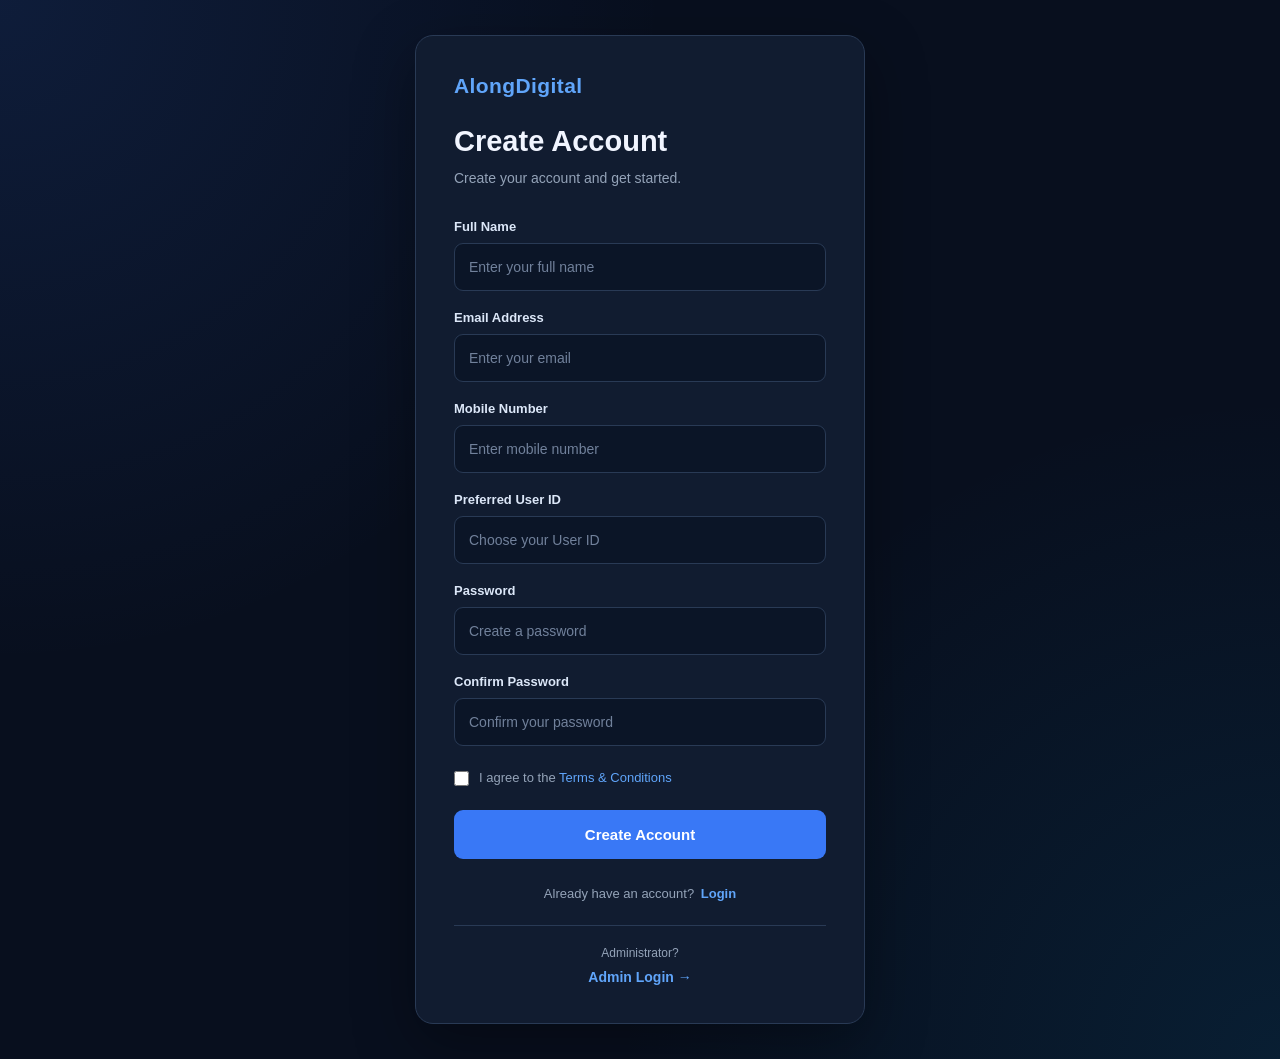
<file: index.html>
<!DOCTYPE html>
<html lang="en">
<head>
    <meta charset="UTF-8">
    <meta name="viewport" content="width=device-width, initial-scale=1.0">

    <title>Create Account | AlongDigital</title>

    <link rel="stylesheet" href="style.css">
</head>

<body>

    <main class="auth-container">

        <section class="auth-card">

            <header class="auth-header">

                <div class="brand">AlongDigital</div>

                <h1>Create Account</h1>

                <p>
                    Create your account and get started.
                </p>

            </header>


            <form id="signupForm">

                <div class="form-group">
                    <label for="fullname">Full Name</label>

                    <input
                        type="text"
                        id="fullname"
                        placeholder="Enter your full name"
                        autocomplete="name"
                        required
                    >
                </div>


                <div class="form-group">
                    <label for="email">Email Address</label>

                    <input
                        type="email"
                        id="email"
                        placeholder="Enter your email"
                        autocomplete="email"
                        required
                    >
                </div>


                <div class="form-group">
                    <label for="mobile">Mobile Number</label>

                    <input
                        type="tel"
                        id="mobile"
                        placeholder="Enter mobile number"
                        autocomplete="tel"
                        required
                    >
                </div>


                <div class="form-group">
                    <label for="userid">Preferred User ID</label>

                    <input
                        type="text"
                        id="userid"
                        placeholder="Choose your User ID"
                        autocomplete="username"
                        required
                    >
                </div>


                <div class="form-group">
                    <label for="password">Password</label>

                    <input
                        type="password"
                        id="password"
                        placeholder="Create a password"
                        autocomplete="new-password"
                        required
                    >
                </div>


                <div class="form-group">
                    <label for="confirmPassword">
                        Confirm Password
                    </label>

                    <input
                        type="password"
                        id="confirmPassword"
                        placeholder="Confirm your password"
                        autocomplete="new-password"
                        required
                    >
                </div>


                <div class="terms">
                    <input type="checkbox" id="terms" required>

                    <label for="terms">
                        I agree to the
                        <a href="#">Terms & Conditions</a>
                    </label>
                </div>


                <button type="submit" class="submit-btn">
                    Create Account
                </button>

            </form>


            <div class="auth-footer">

                <p>
                    Already have an account?
                    <a href="login.html">Login</a>
                </p>

                <div class="admin-login">

                    <span>Administrator?</span>

                    <a href="admin-login.html">
                        Admin Login →
                    </a>

                </div>

            </div>

        </section>

    </main>

    <script src="script.js"></script>

</body>
                                 </html>
</file>
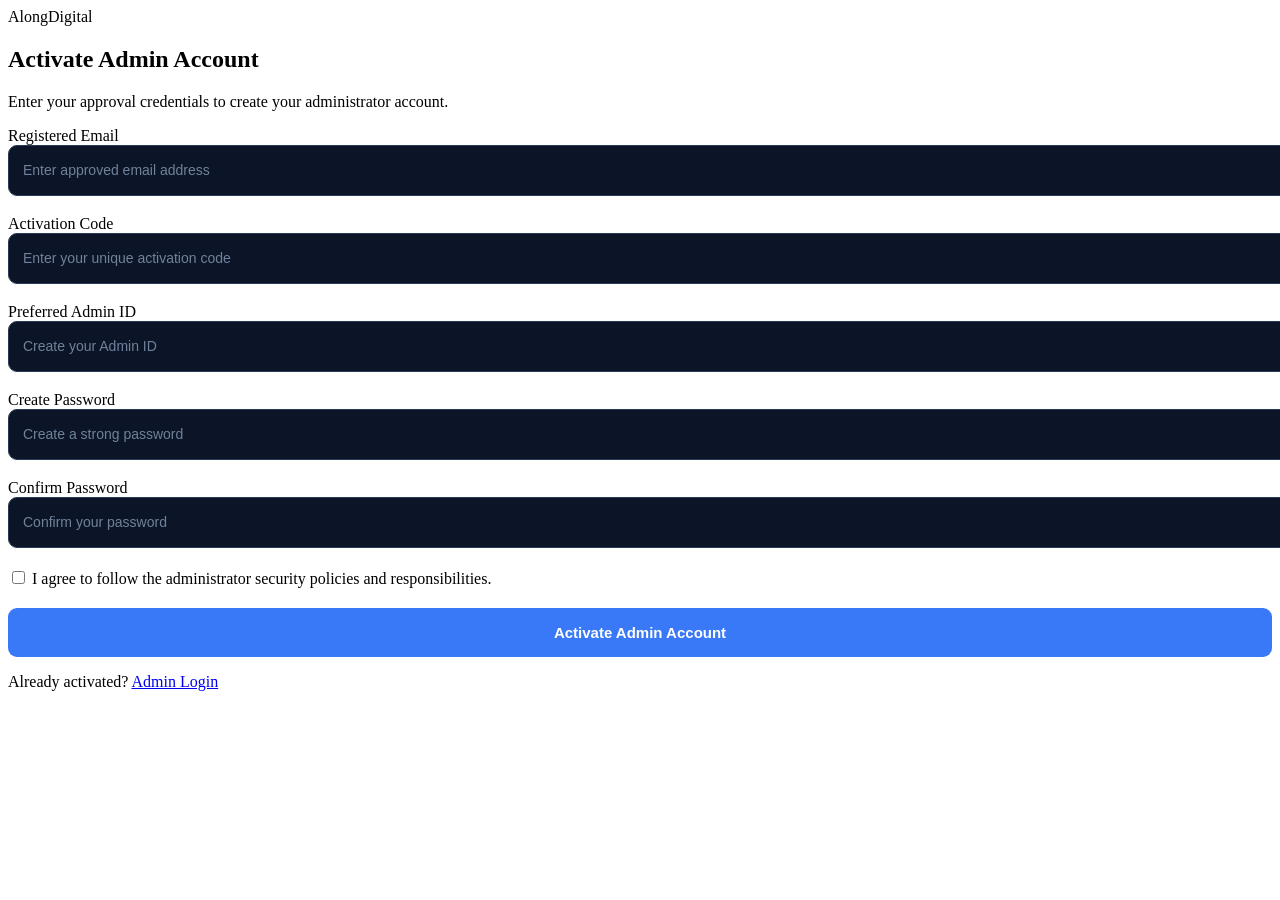
<file: admin-activate.html>
<!DOCTYPE html>
<html lang="en">
<head>
    <meta charset="UTF-8">
    <meta name="viewport" content="width=device-width, initial-scale=1.0">
    <meta name="theme-color" content="#080f1e">

    <title>Admin Activation | AlongDigital</title>

    <link rel="stylesheet" href="admin-activate.css">
</head>

<body>

<main class="auth-container">

    <section class="auth-card">

        <header class="auth-header">

            <div class="brand">AlongDigital</div>

            <h1>Activate Admin Account</h1>

            <p>
                Enter your approval credentials to create
                your administrator account.
            </p>

        </header>

        <form id="adminActivationForm">

            <div class="form-group">
                <label for="email">Registered Email</label>
                <input
                    type="email"
                    id="email"
                    placeholder="Enter approved email address"
                    autocomplete="email"
                    required
                >
            </div>

            <div class="form-group">
                <label for="activationCode">Activation Code</label>
                <input
                    type="text"
                    id="activationCode"
                    placeholder="Enter your unique activation code"
                    autocomplete="one-time-code"
                    required
                >
            </div>

            <div class="form-group">
                <label for="adminId">Preferred Admin ID</label>
                <input
                    type="text"
                    id="adminId"
                    placeholder="Create your Admin ID"
                    autocomplete="username"
                    required
                >
            </div>

            <div class="form-group">
                <label for="password">Create Password</label>
                <input
                    type="password"
                    id="password"
                    placeholder="Create a strong password"
                    autocomplete="new-password"
                    required
                >
            </div>

            <div class="form-group">
                <label for="confirmPassword">Confirm Password</label>
                <input
                    type="password"
                    id="confirmPassword"
                    placeholder="Confirm your password"
                    autocomplete="new-password"
                    required
                >
            </div>

            <div class="terms">
                <input type="checkbox" id="adminTerms" required>
                <label for="adminTerms">
                    I agree to follow the administrator
                    security policies and responsibilities.
                </label>
            </div>

            <button type="submit" class="submit-btn">
                Activate Admin Account
            </button>

        </form>

        <div class="auth-footer">
            <p>
                Already activated?
                <a href="admin-login.html">Admin Login</a>
            </p>
        </div>

    </section>

</main>

<script src="admin-activate.js"></script>

</body>
                  </html>
</file>
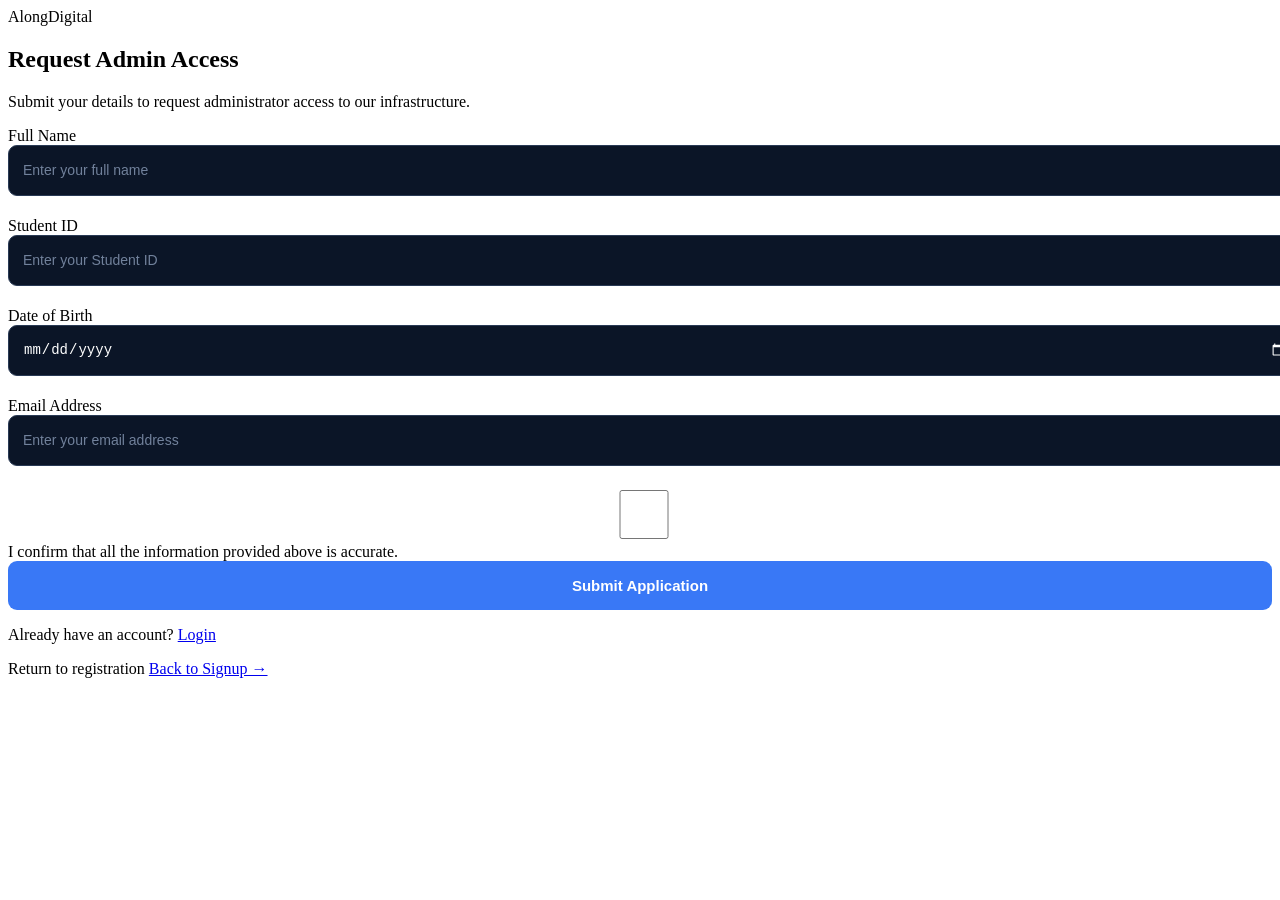
<file: admin-apply.html>
<!DOCTYPE html>
<html lang="en">

<head>
    <meta charset="UTF-8">
    <meta name="viewport" content="width=device-width, initial-scale=1.0">
    <meta name="theme-color" content="#080f1e">

    <title>Request Admin Access | AlongDigital</title>

    <link rel="stylesheet" href="admin-apply.css">
</head>

<body>

    <main class="auth-container">

        <section class="auth-card">

            <!-- HEADER -->

            <header class="auth-header">

                <div class="brand">AlongDigital</div>

                <h1>Request Admin Access</h1>

                <p>
                    Submit your details to request administrator
                    access to our infrastructure.
                </p>

            </header>


            <!-- ADMIN APPLICATION FORM -->

            <form id="adminApplicationForm">

                <div class="form-group">

                    <label for="fullName">Full Name</label>

                    <input
                        type="text"
                        id="fullName"
                        name="fullName"
                        placeholder="Enter your full name"
                        autocomplete="name"
                        required
                    >

                </div>


                <div class="form-group">

                    <label for="studentId">Student ID</label>

                    <input
                        type="text"
                        id="studentId"
                        name="studentId"
                        placeholder="Enter your Student ID"
                        required
                    >

                </div>


                <div class="form-group">

                    <label for="dob">Date of Birth</label>

                    <input
                        type="date"
                        id="dob"
                        name="dob"
                        required
                    >

                </div>


                <div class="form-group">

                    <label for="email">Email Address</label>

                    <input
                        type="email"
                        id="email"
                        name="email"
                        placeholder="Enter your email address"
                        autocomplete="email"
                        required
                    >

                </div>


                <!-- TERMS -->

                <div class="terms">

                    <input
                        type="checkbox"
                        id="applicationTerms"
                        required
                    >

                    <label for="applicationTerms">
                        I confirm that all the information
                        provided above is accurate.
                    </label>

                </div>


                <!-- SUBMIT -->

                <button
                    type="submit"
                    class="submit-btn"
                >
                    Submit Application
                </button>

            </form>


            <!-- FOOTER -->

            <div class="auth-footer">

                <p>
                    Already have an account?
                    <a href="login.html">Login</a>
                </p>

                <div class="admin-login">

                    <span>Return to registration</span>

                    <a href="index.html">
                        Back to Signup →
                    </a>

                </div>

            </div>

        </section>

    </main>


    <script src="admin-apply.js"></script>

</body>

</html>
</file>
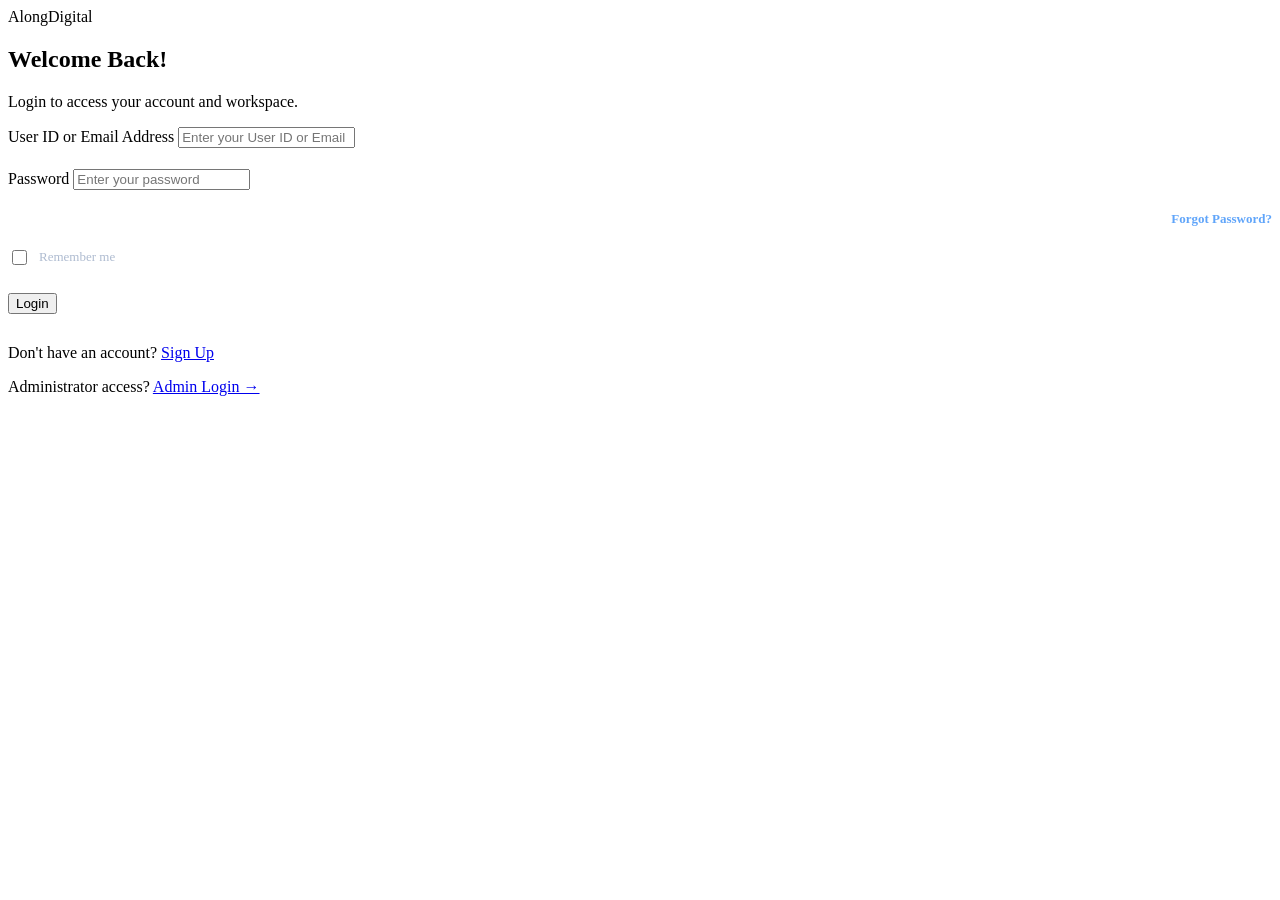
<file: login.html>
<!DOCTYPE html>
<html lang="en">

<head>

    <meta charset="UTF-8">

    <meta name="viewport" content="width=device-width, initial-scale=1.0">

    <meta name="theme-color" content="#080f1e">

    <title>Login | AlongDigital</title>

    <link rel="stylesheet" href="login.css">

</head>

<body>

    <main class="auth-container">

        <section class="auth-card">

            <!-- HEADER -->

            <header class="auth-header">

                <div class="brand">AlongDigital</div>

                <h1>Welcome Back!</h1>

                <p>
                    Login to access your account and workspace.
                </p>

            </header>


            <!-- LOGIN FORM -->

            <form id="loginForm">

                <div class="form-group">

                    <label for="loginId">
                        User ID or Email Address
                    </label>

                    <input
                        type="text"
                        id="loginId"
                        placeholder="Enter your User ID or Email"
                        autocomplete="username"
                        required
                    >

                </div>


                <div class="form-group">

                    <label for="loginPassword">
                        Password
                    </label>

                    <input
                        type="password"
                        id="loginPassword"
                        placeholder="Enter your password"
                        autocomplete="current-password"
                        required
                    >

                </div>


                <!-- FORGOT PASSWORD -->

                <div class="forgot-password">

                    <a href="forgot-password.html">
                        Forgot Password?
                    </a>

                </div>


                <!-- REMEMBER ME -->

                <div class="remember-me">

                    <label>
                        <input
                            type="checkbox"
                            id="rememberMe"
                        >

                        Remember me
                    </label>

                </div>


                <!-- LOGIN BUTTON -->

                <button
                    type="submit"
                    class="submit-btn"
                >
                    Login
                </button>

            </form>


            <!-- SIGNUP REDIRECT -->

            <div class="auth-footer">

                <p>
                    Don't have an account?

                    <a href="index.html">
                        Sign Up
                    </a>

                </p>


                <!-- ADMIN LOGIN -->

                <div class="admin-login">

                    <span>Administrator access?</span>

                    <a href="admin-login.html">
                        Admin Login →
                    </a>

                </div>

            </div>

        </section>

    </main>

    <script src="login.js"></script>

</body>

  </html>
</file>
<file: style.css>
/* =================================
   ALONGDIGITAL AUTHENTICATION
   SIGNUP PAGE STYLESHEET
================================= */

* {
    margin: 0;
    padding: 0;
    box-sizing: border-box;
}

:root {
    --bg: #080f1e;
    --card: #111c30;
    --input: #0b1527;
    --primary: #3978f6;
    --primary-hover: #2864df;
    --text: #f1f5ff;
    --muted: #94a3b8;
    --border: #293a55;
}

body {
    font-family: Arial, Helvetica, sans-serif;
    background: var(--bg);
    color: var(--text);
    min-height: 100vh;
}

/* MAIN CONTAINER */

.auth-container {
    min-height: 100vh;
    display: flex;
    justify-content: center;
    align-items: center;
    padding: 35px 16px;
    background:
        radial-gradient(
            circle at top left,
            rgba(57, 120, 246, 0.13),
            transparent 40%
        ),
        radial-gradient(
            circle at bottom right,
            rgba(14, 165, 233, 0.10),
            transparent 40%
        ),
        var(--bg);
}

/* SIGNUP CARD */

.auth-card {
    width: 100%;
    max-width: 450px;
    padding: 38px;
    background: var(--card);
    border: 1px solid var(--border);
    border-radius: 18px;
    box-shadow: 0 20px 60px rgba(0, 0, 0, 0.35);
    animation: cardEnter 0.6s ease;
}

/* BRAND */

.brand {
    color: #60a5fa;
    font-size: 21px;
    font-weight: 800;
    letter-spacing: 0.4px;
    margin-bottom: 27px;
}

/* HEADER */

.auth-header {
    margin-bottom: 30px;
}

.auth-header h1 {
    font-size: 29px;
    font-weight: 750;
    margin-bottom: 9px;
}

.auth-header p {
    font-size: 14px;
    color: var(--muted);
    line-height: 1.6;
}

/* FORM GROUP */

.form-group {
    margin-bottom: 19px;
}

.form-group label {
    display: block;
    font-size: 13px;
    font-weight: 600;
    margin-bottom: 9px;
    color: #dce7f8;
}

/* INPUT FIELDS */

.form-group input {
    width: 100%;
    height: 48px;
    padding: 0 14px;
    background: var(--input);
    border: 1px solid var(--border);
    border-radius: 9px;
    outline: none;
    color: var(--text);
    font-size: 14px;
    transition: border 0.25s, box-shadow 0.25s;
}

.form-group input::placeholder {
    color: #71819b;
}

.form-group input:focus {
    border-color: var(--primary);
    box-shadow: 0 0 0 3px rgba(57, 120, 246, 0.13);
}

/* TERMS */

.terms {
    display: flex;
    align-items: flex-start;
    gap: 10px;
    margin: 22px 0;
    color: var(--muted);
    font-size: 13px;
    line-height: 1.5;
}

.terms input {
    margin-top: 3px;
    accent-color: var(--primary);
    width: 15px;
    height: 15px;
    flex-shrink: 0;
}

.terms a,
.auth-footer a {
    color: #60a5fa;
    text-decoration: none;
}

.terms a:hover,
.auth-footer a:hover {
    text-decoration: underline;
}

/* SUBMIT BUTTON */

.submit-btn {
    width: 100%;
    height: 49px;
    border: none;
    border-radius: 9px;
    background: var(--primary);
    color: white;
    font-size: 15px;
    font-weight: 700;
    cursor: pointer;
    transition: 0.3s ease;
}

.submit-btn:hover {
    background: var(--primary-hover);
    transform: translateY(-2px);
    box-shadow: 0 8px 20px rgba(57, 120, 246, 0.22);
}

.submit-btn:active {
    transform: scale(0.98);
}

/* FOOTER */

.auth-footer {
    margin-top: 27px;
    text-align: center;
}

.auth-footer p {
    color: var(--muted);
    font-size: 13px;
}

.auth-footer p a {
    font-weight: 700;
    margin-left: 3px;
}

/* ADMIN LOGIN */

.admin-login {
    border-top: 1px solid var(--border);
    margin-top: 24px;
    padding-top: 20px;
    display: flex;
    flex-direction: column;
    gap: 9px;
}

.admin-login span {
    color: var(--muted);
    font-size: 12px;
}

.admin-login a {
    font-size: 14px;
    font-weight: 700;
}

/* ANIMATION */

@keyframes cardEnter {
    from {
        opacity: 0;
        transform: translateY(20px);
    }

    to {
        opacity: 1;
        transform: translateY(0);
    }
}

/* MOBILE RESPONSIVE */

@media (max-width: 480px) {

    .auth-container {
        padding: 20px 13px;
    }

    .auth-card {
        padding: 27px 21px;
        border-radius: 15px;
    }

    .auth-header h1 {
        font-size: 25px;
    }

    .brand {
        font-size: 19px;
    }

}

/* SMALL DEVICES */

@media (max-width: 350px) {

    .auth-card {
        padding: 23px 16px;
    }

    .auth-header h1 {
        font-size: 23px;
    }

      }
</file>
<file: admin-activate.css>
/* =====================================
   ADMIN ACTIVATION PAGE
===================================== */

#adminActivationForm .form-group {
    margin-bottom: 19px;
}

#adminActivationForm input:not([type="checkbox"]) {
    width: 100%;
    height: 49px;
    padding: 0 14px;
    background: #0b1527;
    border: 1px solid #293a55;
    border-radius: 9px;
    color: #ffffff;
    outline: none;
    font-size: 14px;
    transition: 0.25s ease;
}

#adminActivationForm input:focus {
    border-color: #3978f6;
    box-shadow: 0 0 0 3px rgba(57,120,246,0.13);
}

#adminActivationForm input::placeholder {
    color: #71819b;
}

#adminActivationForm .submit-btn {
    width: 100%;
    height: 49px;
    border: none;
    border-radius: 9px;
    background: #3978f6;
    color: #ffffff;
    font-size: 15px;
    font-weight: 700;
    cursor: pointer;
    transition: 0.3s ease;
}

#adminActivationForm .submit-btn:hover {
    background: #2864df;
    transform: translateY(-2px);
}

#adminActivationForm .terms {
    margin: 20px 0;
}

@media(max-width: 480px) {
    #adminActivationForm .form-group {
        margin-bottom: 16px;
    }
}
</file>
<file: admin-apply.css>
/* =====================================
   ADMIN APPLICATION PAGE
===================================== */

#adminApplicationForm .form-group {
    margin-bottom: 21px;
}

#adminApplicationForm input {
    width: 100%;
    height: 49px;
    padding: 0 14px;
    background: #0b1527;
    border: 1px solid #293a55;
    border-radius: 9px;
    color: #ffffff;
    outline: none;
    font-size: 14px;
    transition: 0.25s ease;
}

#adminApplicationForm input:focus {
    border-color: #3978f6;
    box-shadow: 0 0 0 3px rgba(57,120,246,0.13);
}

#adminApplicationForm input::placeholder {
    color: #71819b;
}

#adminApplicationForm input[type="date"] {
    color-scheme: dark;
}

#adminApplicationForm .submit-btn {
    width: 100%;
    height: 49px;
    background: #3978f6;
    color: white;
    border: none;
    border-radius: 9px;
    font-size: 15px;
    font-weight: 700;
    cursor: pointer;
    transition: 0.3s ease;
}

#adminApplicationForm .submit-btn:hover {
    background: #2864df;
    transform: translateY(-2px);
}

@media(max-width: 480px) {
    #adminApplicationForm .form-group {
        margin-bottom: 18px;
    }
      }
</file>
<file: login.css>
/* =====================================
   ALONGDIGITAL LOGIN PAGE
===================================== */

/* FORGOT PASSWORD */

.forgot-password {
    display: flex;
    justify-content: flex-end;
    margin: 5px 0 20px;
}

.forgot-password a {
    color: #60a5fa;
    font-size: 13px;
    font-weight: 600;
    text-decoration: none;
    transition: 0.3s;
}

.forgot-password a:hover {
    color: #93c5fd;
    text-decoration: underline;
}


/* REMEMBER ME */

.remember-me {
    margin-bottom: 23px;
}

.remember-me label {
    display: flex;
    align-items: center;
    gap: 9px;
    color: #aebbd0;
    font-size: 13px;
    cursor: pointer;
    width: fit-content;
}

.remember-me input {
    width: 15px;
    height: 15px;
    accent-color: #3978f6;
    cursor: pointer;
}


/* LOGIN BUTTON */

#loginForm .submit-btn {
    margin-top: 2px;
}


/* LOGIN FORM SPACING */

#loginForm .form-group {
    margin-bottom: 21px;
}


/* LOGIN FOOTER */

#loginForm + .auth-footer {
    margin-top: 30px;
}


/* LOGIN PAGE RESPONSIVE */

@media (max-width: 480px) {

    .forgot-password {
        margin-top: 2px;
        margin-bottom: 18px;
    }

    .remember-me {
        margin-bottom: 20px;
    }

}
</file>
